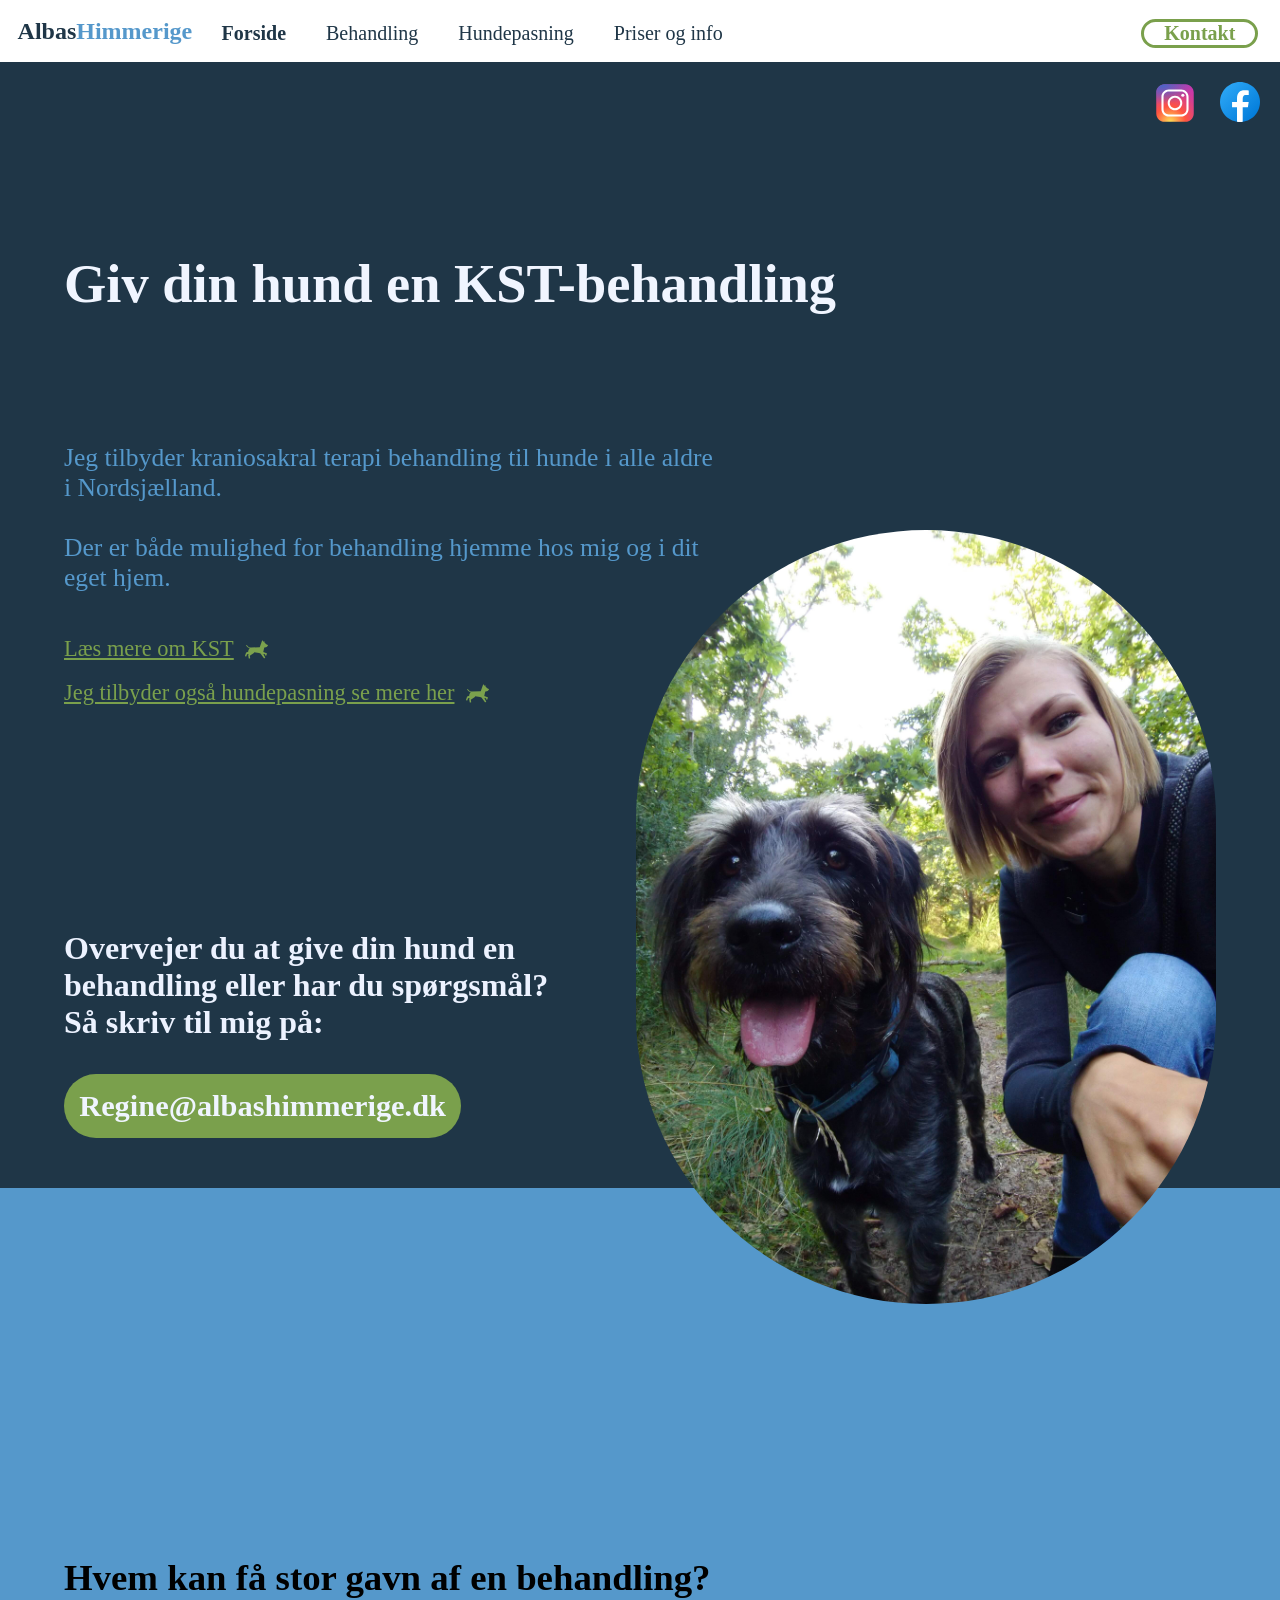
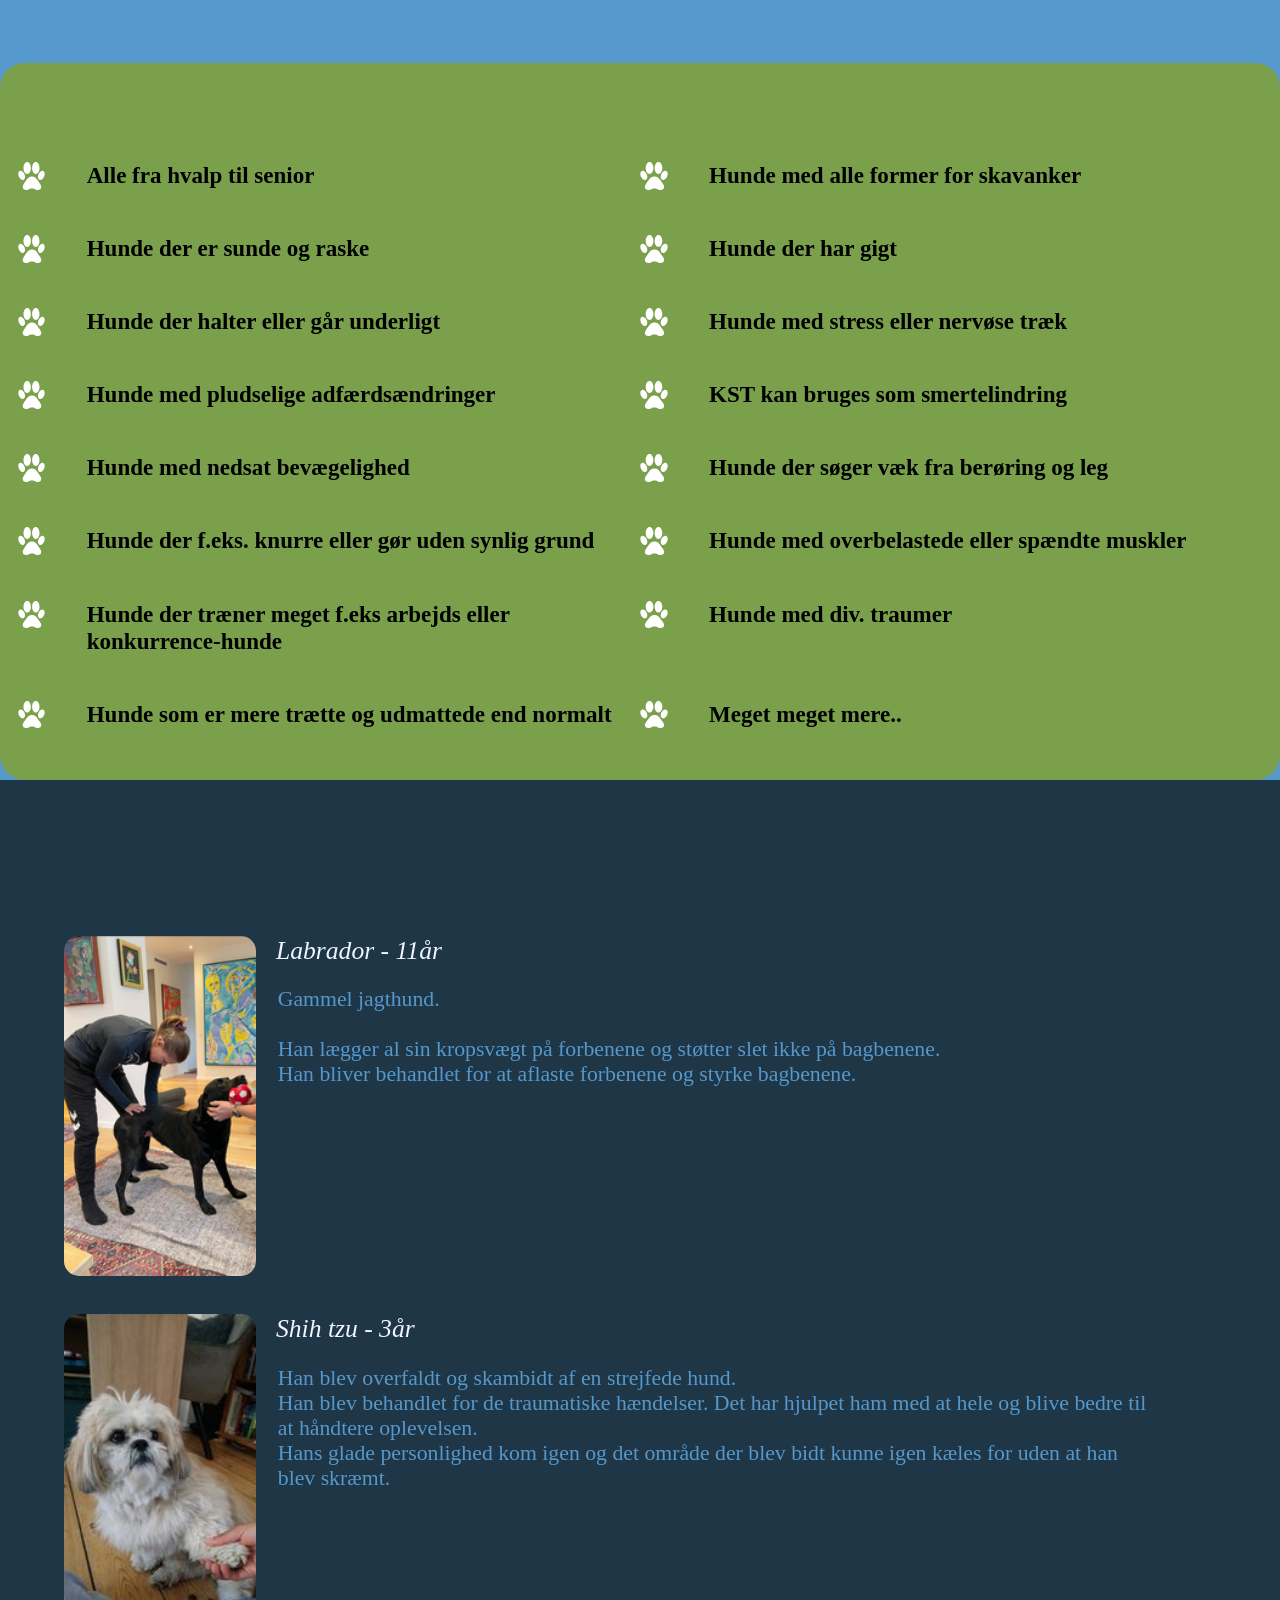
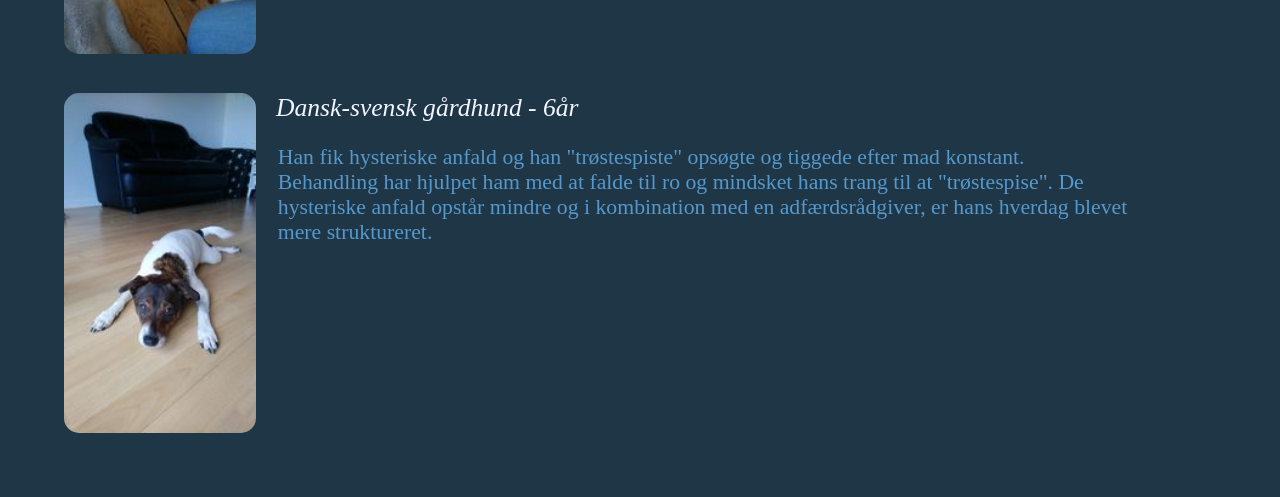
<file: index.html>
<!DOCTYPE html>
<!--extentions used Live server, Live sass compiler og Prettier- code formatter-->
<html lang="dk">
  <head>
    <meta charset="UTF-8" />
    <meta http-equiv="X-UA-Compatible" content="IE=edge" />
    <meta name="viewport" content="width=device-width, initial-scale=1.0" />
    <title>AlbasHimmerige</title>
    <link rel="stylesheet" href="css/main.css" />
  </head>

  <!--Vi arbejder fra ventre mod højre og fra top til bund-->
  <body>
    <!--Navigationsfelt-->
    <!--div=element-name : class=Attribute : Navbar=value-->

    <div class="navbar">
      <div class="container">
        <a class="logo" href="index.html">Albas<span>Himmerige</span></a>
        <!-- a er et link som gør AlbasHimmerige/logo til et link man kan klikke for at komme til forsiden
                Span gør det muligt at give det indrammede ord en anden farve f.eks-->

        <!--Hamburger-menu og exit, er typisk brugt til navigations feltet på smartphones
        de er sat ind som svg filer(scalable vector graphics) hvilket er en form for billed-code som gør det 
        muligt at at scalere op og ned uden at miste kvaliteten på billedet-->
        <img
          id="mobile-cta"
          class="mobile-menu"
          src="images/menu.svg"
          alt="Åben navigaton"
        />
        <nav>
          <img
            id="mobile-exit"
            class="mobile-menu-exit"
            src="images/exit.svg"
            alt="Luk navigation"
          />
          <!--primær navigation er navigationen til de andre sider (knapperne i toppen af hjemmesiden)-->
          <ul class="primær-nav">
            <li class="current"><a href="index.html">Forside</a></li>
            <li><a href="behandling.html">Behandling</a></li>
            <li><a href="hundepasning.html">Hundepasning</a></li>
            <li><a href="priser-regler.html">Priser og info</a></li>
          </ul>
          <!--sec-nav er den anden halvdel af knapperne i toppen, indeholder ofte en form for cta(call to action) knap i dette tilfælde "Kontakt"
        som vil gøres mere fremtrædene i css-->
          <ul class="sec-nav">
            <li class="kontakt-btn">
              <a href="Mailto:Regine@albashimmerige.dk">Kontakt</a>
            </li>
          </ul>
        </nav>
      </div>
    </div>
    <!--links til de sociale medier-->
    <div class="img-social">
      <ul class="social-nav">
        <li>
          <a href="https://www.facebook.com/Albashimmerige"
            ><img class="face" src="images/icons8-facebook.svg" alt=""
          /></a>
        </li>

        <li>
          <a href="https://www.instagram.com/albashimmerige/"
            ><img class="insta" src="images/icons8-instagram.svg" alt=""
          /></a>
        </li>
      </ul>
    </div>
    <!--Hero sectionen er ofte navnet på den første del af forsiden, den indeholder typisk en fængende overskrift, en kort beskrivelse af hvad 
produkter eller services der tilbydes og en form for call to action som f.eks (Try now, See more, Download her osv.)-->
    <section class="hero">
      <div class="container">
        <div class="center-col">
          <!--overskrift-->
          <h1>Giv din hund en KST-behandling</h1>
          <!-- h1 er en headline(overskrift type) men laver typisk aldrig mere en 1 h1-->

          <p class="beskrivelse">
            Jeg tilbyder kraniosakral terapi behandling til hunde i alle aldre
            i Nordsjælland. <br />
            <br />
            Der er både mulighed for behandling hjemme hos mig og i dit eget
            hjem.
          </p>
          <!--p er en paragraf et stykke tekt-->
          <a class="info-kst" href="behandling.html"
            >Læs mere om KST<img
              src="images/dog-running-svgrepo-com.svg"
              width="23px"
              height="23px"
              alt=""
          /></a>
          <br />
          <!--link til sekundær service-->
          <a class="info-hp" href="hundepasning.html"
            >Jeg tilbyder også hundepasning se mere her<img
              src="images/dog-running-svgrepo-com.svg"
              width="23px"
              height="23px"
              alt=""
          /></a>

          <div class="container">
            <div class="hero-cta">
              <img src="images/AlbaREgine.jpg" class="hero-img" alt="Billede" />
              <h2 class="cta-tekst">
                Overvejer du at give din hund en behandling eller har du
                spørgsmål? <br />
                Så skriv til mig på:
              </h2>
              <!--link der åbner den primær email-application på den enhed der klikker på linket (Tjek senere, virker muligvis ikke på pc'er udelukkende med gmail)-->
              <a class="maila" href="Mailto:Regine@albashimmerige.dk"
                >Regine@albashimmerige.dk</a
              >
            </div>
          </div>
        </div>
      </div>
    </section>
    <!--ekstra info om kst behandling-->
    <section class="behandling-info">
      <div class="container">
        <h2 class="behandling-head">Hvem kan få stor gavn af en behandling?</h2>
        <!--ul liste hvor rækkefølgen af indholdet ikke betyder noget-->
        <ul class="behandlings-liste">
          <li>Alle fra hvalp til senior</li>
          <li>Hunde med alle former for skavanker</li>
          <li>Hunde der er sunde og raske</li>
          <li>Hunde der har gigt</li>
          <li>Hunde der halter eller går underligt</li>
          <li>Hunde med stress eller nervøse træk</li>
          <li>Hunde med pludselige adfærdsændringer</li>
          <li>KST kan bruges som smertelindring</li>
          <li>Hunde med nedsat bevægelighed</li>
          <li>Hunde der søger væk fra berøring og leg</li>
          <li>Hunde der f.eks. knurre eller gør uden synlig grund</li>
          <li>Hunde med overbelastede eller spændte muskler</li>
          <li>Hunde der træner meget f.eks arbejds eller konkurrence-hunde</li>
          <li>Hunde med div. traumer</li>
          <li>Hunde som er mere trætte og udmattede end normalt</li>
          <li>Meget meget mere..</li>
        </ul>
      </div>
    </section>
    <!--cases lavet nogenlunde som kort (når der kan tilføjes flere, overvej at lave en form for scrolling cards så siden ikke bliver for lang)-->
    <section class="cases-section">
      <div class="container">
        <ul>
          <li>
            <cite>Labrador - 11år</cite>
            <img src="images/labradorhan2.png" alt="Billede af labrador" />
            <blockquote>
              Gammel jagthund. <br />
              <br />
              Han lægger al sin kropsvægt på forbenene og støtter slet ikke på
              bagbenene. <br />
              Han bliver behandlet for at aflaste forbenene og styrke bagbenene.
            </blockquote>
          </li>
          <li>
            <cite>Shih tzu - 3år</cite>
            <img src="images/shih-tzu.jpg" alt="Billede af shih tzu" />
            <blockquote>
              Han blev overfaldt og skambidt af en strejfede hund. <br />
              Han blev behandlet for de traumatiske hændelser. Det har hjulpet
              ham med at hele og blive bedre til at håndtere oplevelsen. <br />
              Hans glade personlighed kom igen og det område der blev bidt kunne
              igen kæles for uden at han blev skræmt.
            </blockquote>
          </li>
          <li>
            <cite>Dansk-svensk gårdhund - 6år</cite>
            <img
              src="images/dansk-svensk.jpg"
              alt="Billede af dansk-svensk gårdhund"
            />
            <blockquote>
              Han fik hysteriske anfald og han "trøstespiste" opsøgte og tiggede
              efter mad konstant. <br />
              Behandling har hjulpet ham med at falde til ro og mindsket hans
              trang til at "trøstespise". De hysteriske anfald opstår mindre og
              i kombination med en adfærdsrådgiver, er hans hverdag blevet mere
              struktureret.
            </blockquote>
          </li>
        </ul>
      </div>
    </section>
    <!--Script er javascript som gør det muligt at åbne og lukke mobil menuen, 
      javascript fungerer bedst med id attributen i stedet for class som ofte er brugt til css  -->
    <script>
      const mobileBtn = document.getElementById("mobile-cta");
      nav = document.querySelector("nav");
      mobileBtnExit = document.getElementById("mobile-exit");
      mobileBtn.addEventListener("click", () => {
        nav.classList.add("menu-btn");
      });
      mobileBtnExit.addEventListener("click", () => {
        nav.classList.remove("menu-btn");
      });
    </script>
  </body>
</html>
</file>
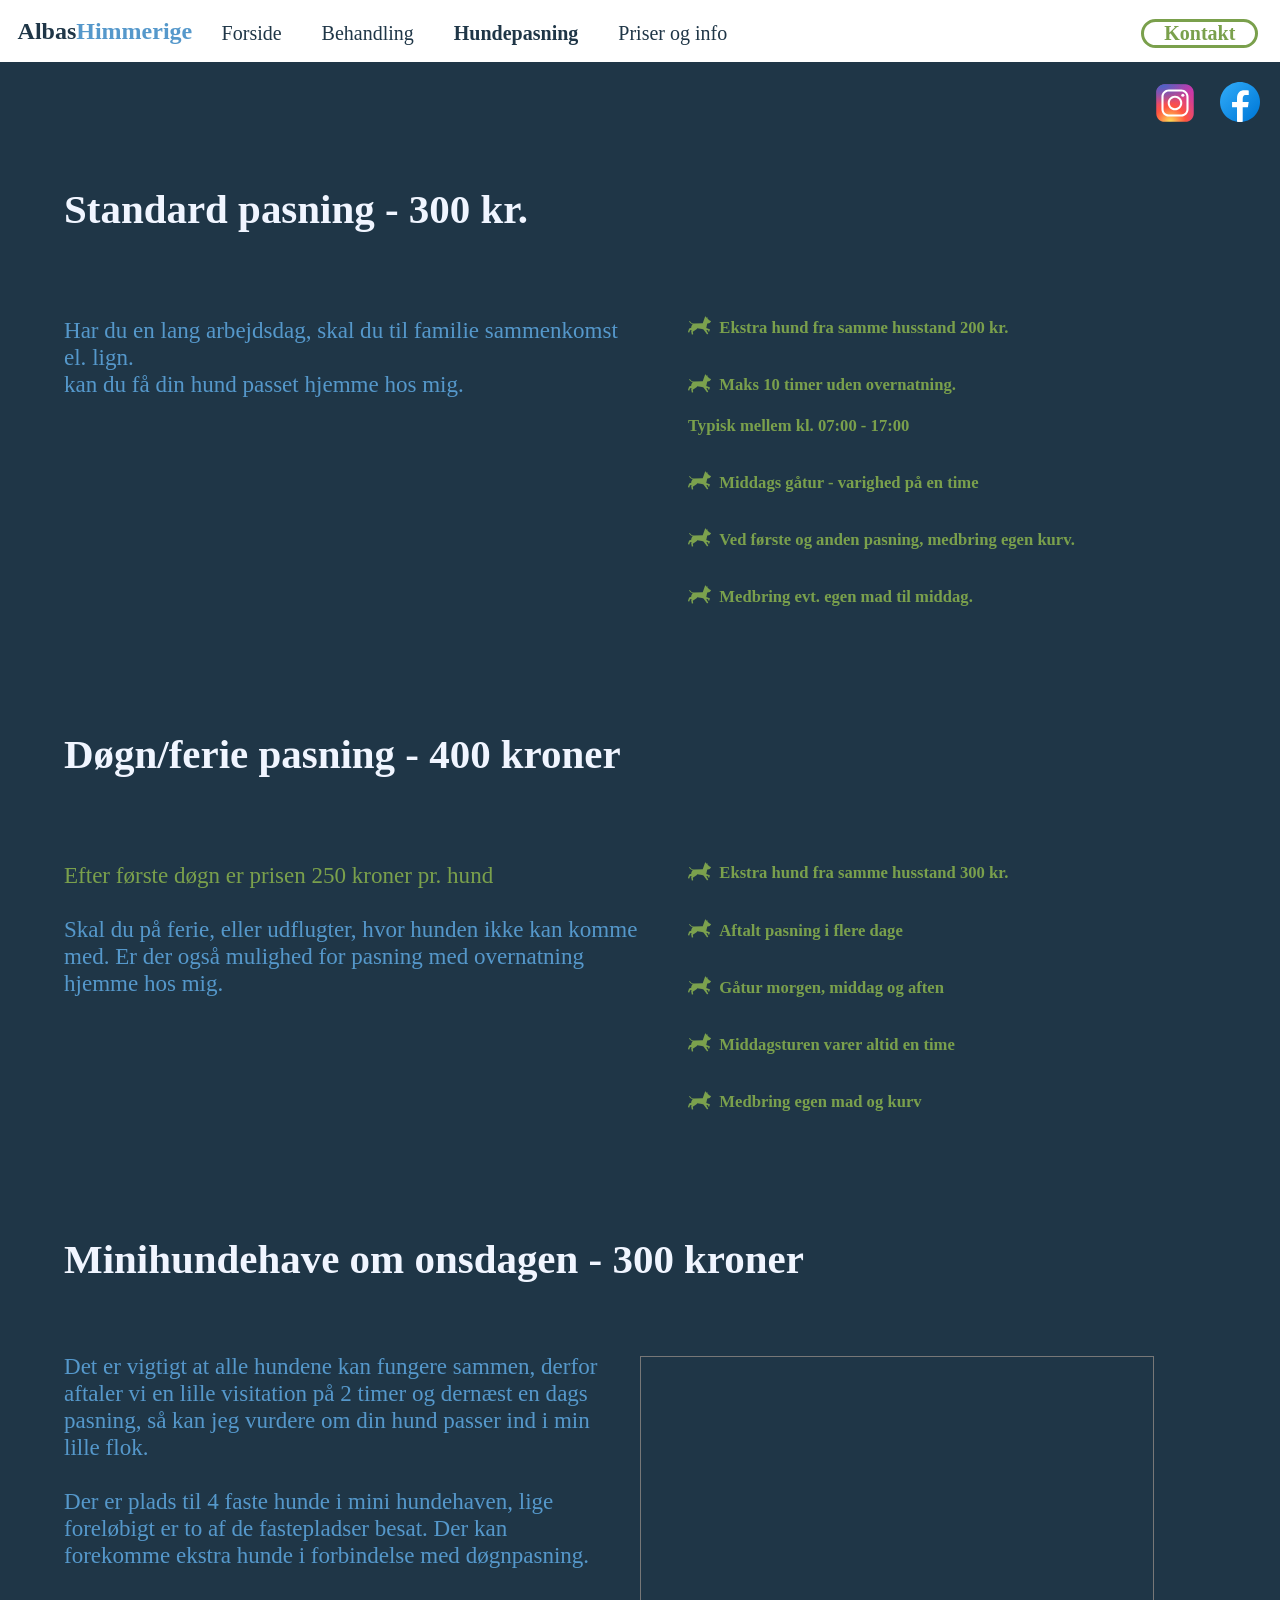
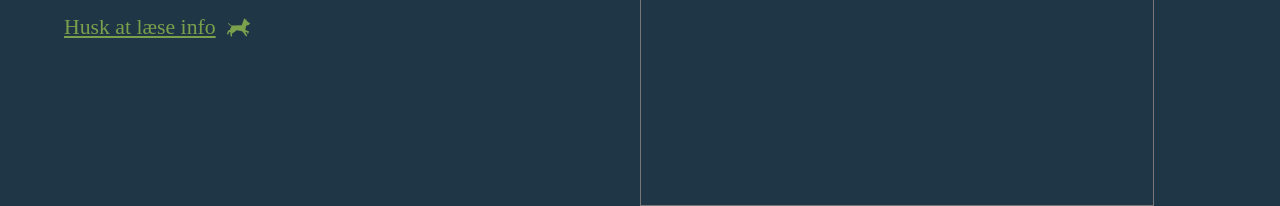
<file: hundepasning.html>
<!DOCTYPE html>
<html lang="dk">
  <head>
    <meta charset="UTF-8" />
    <meta http-equiv="X-UA-Compatible" content="IE=edge" />
    <meta name="viewport" content="width=device-width, initial-scale=1.0" />
    <title>AlbasHimmerige</title>
    <link rel="stylesheet" href="css/main.css" />
  </head>

  <!--Vi arbejder fra ventre mod højre og fra top til bund-->
  <body>
    <!--Navigationsfelt-->
    <!--div=element-name : class=Attribute : Navbar=value-->

    <div class="navbar">
      <div class="container">
        <a class="logo" href="index.html">Albas<span>Himmerige</span></a>
        <!-- a er et link som gør AlbasHimmerige/logo til et link man kan klikke for at komme til forsiden
                Span gør det mulig at give det indrammede ord en anden farve f.eks-->
        <img
          id="mobile-cta"
          class="mobile-menu"
          src="images/menu.svg"
          alt="Åben navigaton"
        />
        <nav>
          <img
            id="mobile-exit"
            class="mobile-menu-exit"
            src="images/exit.svg"
            alt="Luk navigation"
          />
          <!--primær navigation er navigationen til de andre sider (knapperne i toppen af hjemmesiden)-->
          <ul class="primær-nav">
            <li ><a href="index.html">Forside</a></li>
            <li><a href="behandling.html">Behandling</a></li>
            <li class="current"><a href="hundepasning.html">Hundepasning</a></li>
            <li><a href="priser-regler.html">Priser og info</a></li>
            
          </ul>
          
         <ul class="sec-nav">
          
          <li class="kontakt-btn"><a href="Mailto:Regine@albashimmerige.dk">Kontakt</a></li>
         </ul>
        </nav>
      </div>
    </div>
<div class="img-social"> 
  <ul class="social-nav">
            
    <li>
      <a href="https://www.facebook.com/Albashimmerige"
        ><img class="face" src="images/icons8-facebook.svg" alt=""
      /></a>
    </li>
  
    <li>
      <a href="https://www.instagram.com/albashimmerige/"
        ><img class="insta" src="images/icons8-instagram.svg" alt=""
      /></a>
    </li>
</ul>
</div>
    <section class="hundepasning-main">
      <div class="container">
       
        <div class="center-col">
          
          <!--overskrift-->
          <h1>Standard pasning - 300 kr.</h1>
          
          <div class="standard-pl">
            <p class="hundepasning-beskrivelse">
              Har du en lang arbejdsdag, skal du til familie sammenkomst el. lign. <br>
              kan du få din hund passet hjemme hos mig. <br> <br>
              
              
            </p>
            
            <ul class="standard-p-liste">
              <li><img
                src="images/dog-running-svgrepo-com.svg"
                width="23px"
                height="23px"
                alt=""
            />Ekstra hund fra samme husstand 200 kr.
                </li>
              <li><img
                src="images/dog-running-svgrepo-com.svg"
                width="23px"
                height="23px"
                alt=""
            />Maks 10 timer uden overnatning. <br><br>
                Typisk mellem kl. 07:00 - 17:00
                </li>
                <li><img
                  src="images/dog-running-svgrepo-com.svg"
                  width="23px"
                  height="23px"
                  alt=""
              />Middags gåtur - varighed på en time</li>
                <li><img
                  src="images/dog-running-svgrepo-com.svg"
                  width="23px"
                  height="23px"
                  alt=""
              />Ved første og anden pasning, medbring egen kurv.</li>
                <li><img
                  src="images/dog-running-svgrepo-com.svg"
                  width="23px"
                  height="23px"
                  alt=""
              />Medbring evt. egen mad til middag.</li>
            </ul>
           
          </div>
          <h2>Døgn/ferie pasning - 400 kroner</h2>
          <div class="døgn-pl">
            <p class="døgn-beskrivelse"> <span>Efter første døgn er prisen 250 kroner pr. hund</span> <br> <br> Skal du på ferie, eller udflugter, hvor hunden ikke kan komme med. 
              Er der også mulighed for pasning med overnatning hjemme hos mig.</p>
            
            <ul class="døgn-p-liste">
              <li><img
                src="images/dog-running-svgrepo-com.svg"
                width="23px"
                height="23px"
                alt=""
            />Ekstra hund fra samme husstand 300 kr.</li>
              
              <li><img
                src="images/dog-running-svgrepo-com.svg"
                width="23px"
                height="23px"
                alt=""
            />Aftalt pasning i flere dage</li>
              <li><img
                src="images/dog-running-svgrepo-com.svg"
                width="23px"
                height="23px"
                alt=""
            />Gåtur morgen, middag og aften
                </li>
                <li><img
                  src="images/dog-running-svgrepo-com.svg"
                  width="23px"
                  height="23px"
                  alt=""
              />Middagsturen varer altid en time</li>
                <li><img
                  src="images/dog-running-svgrepo-com.svg"
                  width="23px"
                  height="23px"
                  alt=""
              />Medbring egen mad og kurv</li>
                
            </ul>
           
          </div>
         
          

          
      
<div class="onsdage-main"> 
   <h2 class="onsdage">Minihundehave om onsdagen - 300 kroner</h2>
 
  <div class="kalender-main">
    <p class="onsdag-beskrivelse">
    Det er vigtigt at alle hundene kan fungere sammen, derfor aftaler vi en lille visitation på 2 timer og dernæst en dags pasning, 
    så kan jeg vurdere om din hund passer ind i min lille flok. <br> <br>
    
    Der er plads til 4 faste hunde i mini hundehaven, lige foreløbigt er to af de fastepladser besat.
    
    Der kan forekomme ekstra hunde i forbindelse med døgnpasning. <br> <br>
     <a class="priser-hpl" href="priser-regler.html#hpinfo"
    >Husk at læse info<img
      src="images/dog-running-svgrepo-com.svg"
      width="23px"
      height="23px"
      alt=""
  /></a></p>
    <iframe
    class="kalender"
    src="https://calendar.google.com/calendar/embed?height=600&wkst=2&bgcolor=%23ffffff&ctz=Europe%2FCopenhagen&hl=da&src=cW90MTRwdXVnaDZ1ZzFraTQ3Y2dnMHBodmNAZ3JvdXAuY2FsZW5kYXIuZ29vZ2xlLmNvbQ&src=ZW4tZ2IuZGFuaXNoI2hvbGlkYXlAZ3JvdXAudi5jYWxlbmRhci5nb29nbGUuY29t&color=%23D50000&color=%230B8043"
    style="border: solid 1px #777"
    width="800"
    height="600"
    frameborder="0"
    scrolling="no"
  ></iframe>
    
    
   
    <div class="iframe-kalender"></div>
   
</div>
  
</div>
           

          

            
          
    <script>
      const mobileBtn = document.getElementById("mobile-cta");
      nav = document.querySelector("nav");
      mobileBtnExit = document.getElementById("mobile-exit");
      mobileBtn.addEventListener("click", () => {
        nav.classList.add("menu-btn");
      });
      mobileBtnExit.addEventListener("click", () => {
        nav.classList.remove("menu-btn");
      });
    </script>
  </body>
</html>
</file>
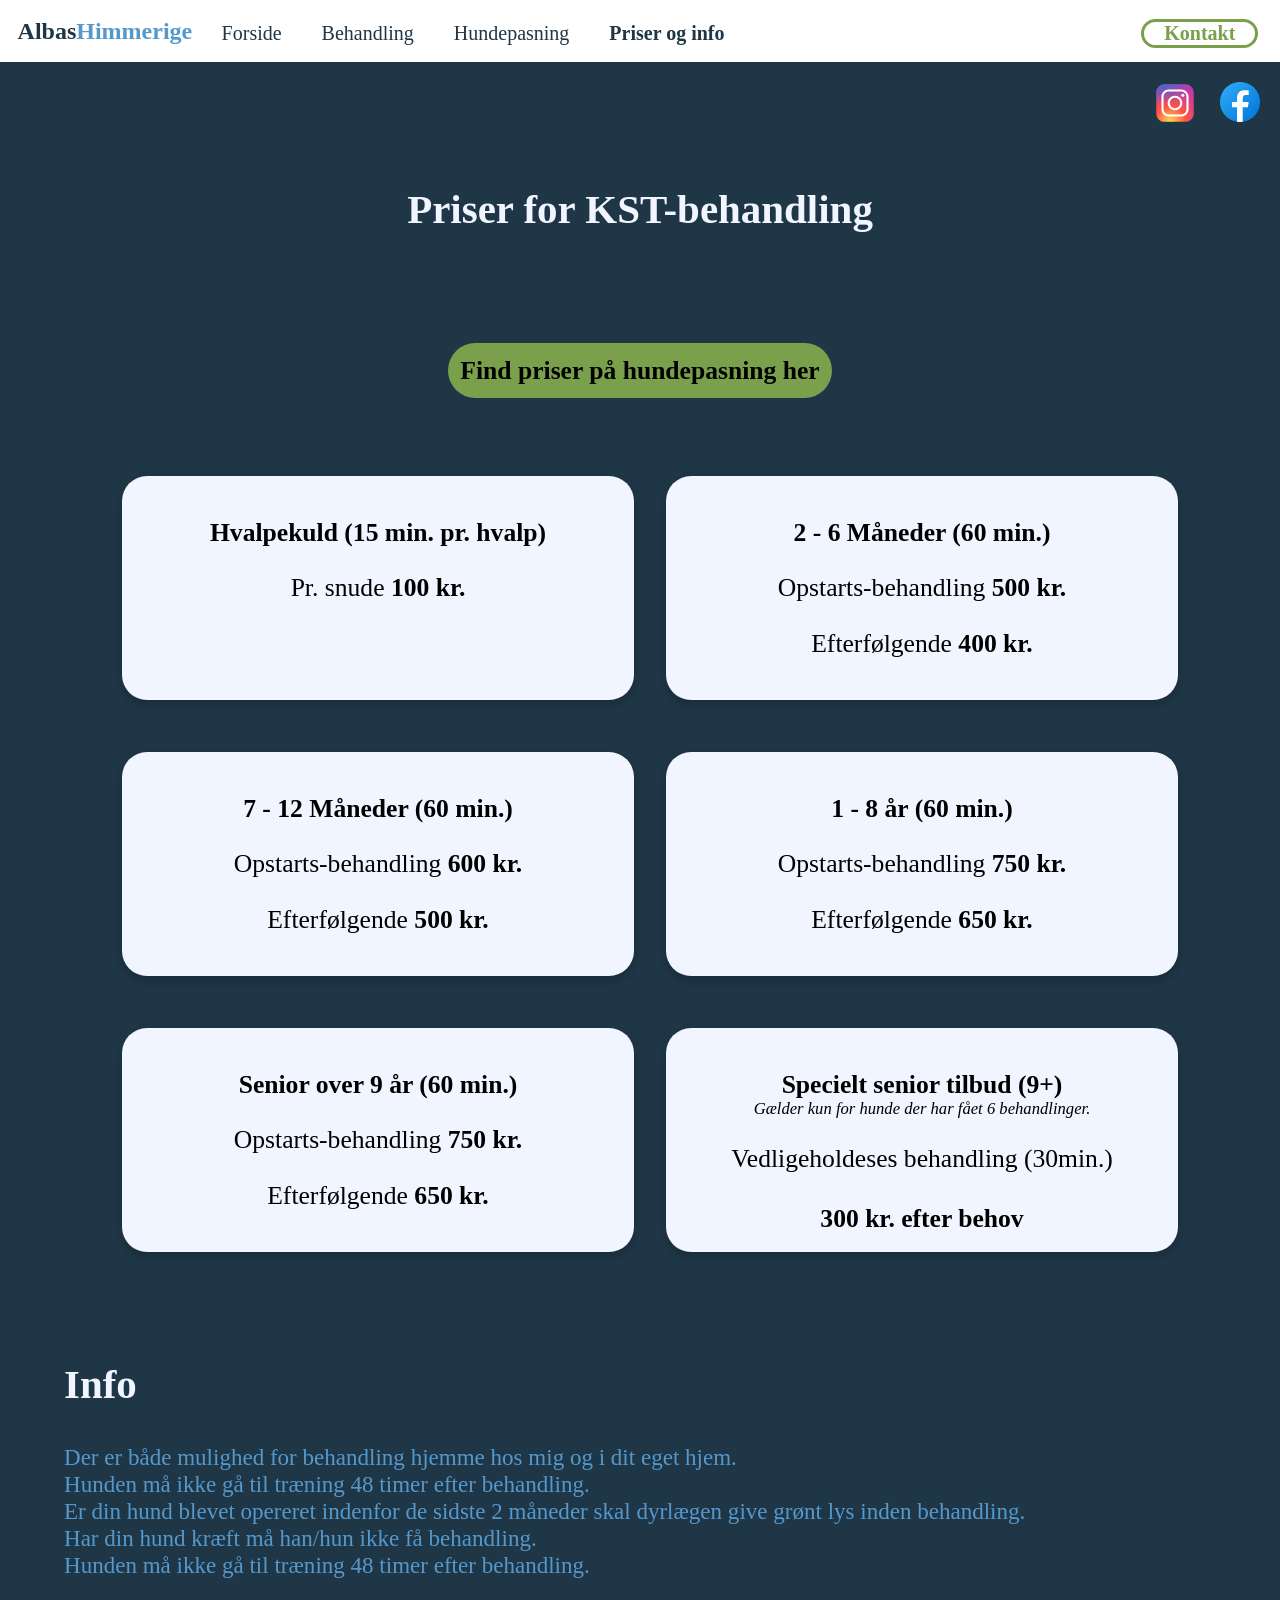
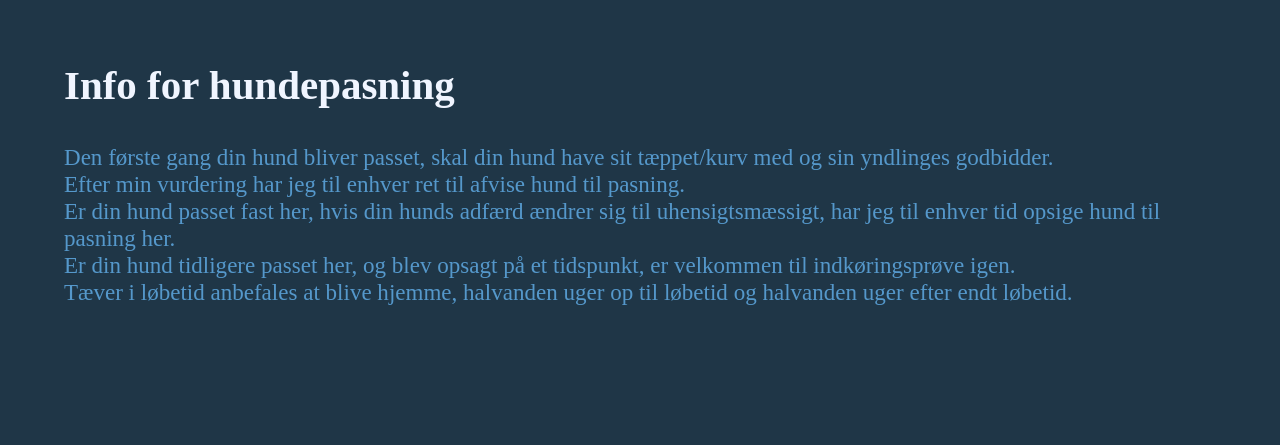
<file: priser-regler.html>
<!DOCTYPE html>
<!--extentions used Live server, Live sass compiler og Prettier- code formatter-->
<html lang="dk">
  <head>
    <meta charset="UTF-8" />
    <meta http-equiv="X-UA-Compatible" content="IE=edge" />
    <meta name="viewport" content="width=device-width, initial-scale=1.0" />
    <title>AlbasHimmerige</title>
    <link rel="stylesheet" href="css/main.css" />
  </head>

  <!--Vi arbejder fra ventre mod højre og fra top til bund-->
  <body>
    <!--Navigationsfelt-->
    <!--div=element-name : class=Attribute : Navbar=value-->

    <div class="navbar">
      <div class="container">
        <a class="logo" href="index.html">Albas<span>Himmerige</span></a>
        <!-- a er et link som gør AlbasHimmerige/logo til et link man kan klikke for at komme til forsiden
                Span gør det muligt at give det indrammede ord en anden farve f.eks-->

        <!--Hamburger-menu og exit, er typisk brugt til navigations feltet på smartphones
        de er sat ind som svg filer(scalable vector graphics) hvilket er en form for billed-code som gør det 
        muligt at at scalere op og ned uden at miste kvaliteten på billedet-->
        <img
          id="mobile-cta"
          class="mobile-menu"
          src="images/menu.svg"
          alt="Åben navigaton"
        />
        <nav>
          <img
            id="mobile-exit"
            class="mobile-menu-exit"
            src="images/exit.svg"
            alt="Luk navigation"
          />
          <!--primær navigation er navigationen til de andre sider (knapperne i toppen af hjemmesiden)-->
          <ul class="primær-nav">
            <li ><a href="index.html">Forside</a></li>
            <li><a href="behandling.html">Behandling</a></li>
            <li><a href="hundepasning.html">Hundepasning</a></li>
            <li class="current"><a href="priser-regler.html">Priser og info</a></li>
          </ul>
          <!--sec-nav er den anden halvdel af knapperne i toppen, indeholder ofte en form for cta(call to action) knap i dette tilfælde "Kontakt"
        som vil gøres mere fremtrædene i css-->
          <ul class="sec-nav">
            <li class="kontakt-btn">
              <a href="Mailto:Regine@albashimmerige.dk">Kontakt</a>
            </li>
          </ul>
        </nav>
      </div>
    </div>
    <!--links til de sociale medier-->
    <div class="img-social">
      <ul class="social-nav">
        <li>
          <a href="https://www.facebook.com/Albashimmerige"
            ><img class="face" src="images/icons8-facebook.svg" alt=""
          /></a>
        </li>

        <li>
          <a href="https://www.instagram.com/albashimmerige/"
            ><img class="insta" src="images/icons8-instagram.svg" alt=""
          /></a>
        </li>
      </ul>
    </div>
  
    <section class="priser-main">
      <div class="container">
        <div class="col">
         
          <h1>Priser for KST-behandling</h1>

          <a class="priserher" href="hundepasning.html"
          >Find priser på hundepasning her</a>


            <!--meget tekst og <br> får "cardsne" til at hoppe rundt pga størrelses forskel-->
         <div class="prisliste">
          <div class="row">
            <div class="column">
              <div class="card"><h3>Hvalpekuld (15 min. pr. hvalp) </h3> <p> Pr. snude <span>100 kr. </span> </p></div>
             </div>
            <div class="column">
              <div class="card"><h3>2 - 6 Måneder (60 min.)</h3><p>Opstarts-behandling <span> 500 kr.</span></p> <p>Efterfølgende <span> 400 kr.</span> </p></div>
            </div>
            <div class="column">
              <div class="card"><h3>7 - 12 Måneder (60 min.)</h3><p>Opstarts-behandling <span> 600 kr.</span></p> <p>Efterfølgende  <span>500 kr.</span> </p></div>
            </div>
            <div class="column">
              <div class="card"><h3> 1 - 8 år (60 min.)</h3><p> Opstarts-behandling<span> 750 kr.</span></p> <p>Efterfølgende <span> 650 kr.</span> </p></div>
            </div>
            <div class="column">
              <div class="card"><h3> Senior over 9 år (60 min.)</h3><p> Opstarts-behandling<span> 750 kr.</span></p> <p>Efterfølgende <span> 650 kr.</span> </p></div>
            </div>
            <div class="column">
              <div class="card1"><h3> Specielt senior tilbud (9+) </h3> <p class="p2">Gælder kun for hunde der har fået 6 behandlinger.</p><p> Vedligeholdeses behandling (30min.)<span> <br> <br> 300 kr. efter behov</span></p> </div>
            </div>

            </div>
          </div>
        </div>
      </div>
    </section>
   
    <section class="info-behandling">
      <div class="container">
        <h2 class="infoheader">Info</h2>
        
        <ul class="info-beskrivelse1">
          
          <li> Der er både mulighed for behandling hjemme hos mig og i dit eget
            hjem.</li>
            <li>Hunden må ikke gå til træning 48 timer efter behandling. </li>
            <li>Er din hund blevet opereret indenfor de sidste 2 måneder skal dyrlægen give grønt lys inden behandling. </li>
            <li>Har din hund kræft må han/hun ikke få behandling. </li>
            <li>Hunden må ikke gå til træning 48 timer efter behandling. </li>
        </ul>
      <h2 id="hpinfo" class="hp-info">Info for hundepasning</h2>
      <ul class="info-beskrivelse2">
        <li> Den første gang din hund bliver passet, skal din hund have sit tæppet/kurv med og sin yndlinges godbidder.</li>
          <li>Efter min vurdering har jeg til enhver ret til afvise hund til pasning.</li>
          <li>Er din hund passet fast her, hvis din hunds adfærd ændrer sig til uhensigtsmæssigt, har jeg til enhver tid opsige hund til pasning her. </li>
          <li>Er din hund tidligere passet her, og blev opsagt på et tidspunkt, er velkommen til indkøringsprøve igen. </li>
          <li>Tæver i løbetid anbefales at blive hjemme, halvanden uger op til løbetid og halvanden uger efter endt løbetid. </li>
      </ul>

      </div>
    </section>
   
    
    
    <script>
      const mobileBtn = document.getElementById("mobile-cta");
      nav = document.querySelector("nav");
      mobileBtnExit = document.getElementById("mobile-exit");
      mobileBtn.addEventListener("click", () => {
        nav.classList.add("menu-btn");
      });
      mobileBtnExit.addEventListener("click", () => {
        nav.classList.remove("menu-btn");
      });
    </script>
  </body>
</html>
</file>
<file: css/main.css>
@charset "UTF-8";
/*Mest brugte tags
–font-size og font-weight - Skriftstørrelse og “vægt” (fed skrift)
–Margin afstand udenfor et element, brugt til at skabe afstand mellem alle elementer
–padding afstand indeni et element f.eks brugt til navigations-baren for at skuffe “knapperne ind på midten af baren
–color farven på tekst eller bagrund eller lignende 
–Border-radius laver bløde kanter f.eks. på billeder og knapper
– float brugt til at få elementer til at placere sig ved siden af hinanden
–display brugt til at lave grids, skjule eller vise elementer, eller placere ting med flex f.eks. navigations-baren */
/*root gør det nemt at skifte farven på alt der er grønt på en gang*/
:root {
  --primary-color: #7aa04c;
  --secondary-color: #1f3647;
  --White-color: rgb(240, 245, 255);
}

/*body er generel hjemmeside udseene som baggrund og font type*/
body {
  background: var(--secondary-color);
  margin: 0;
  font-family: "Poppins";
}

.navbar {
  background: white;
  padding: 1.1em;
}

.navbar .logo {
  text-decoration: none;
  font-weight: bold;
  font-size: 1.3em;
  color: var(--secondary-color);
}

.navbar .logo span {
  color: #5598cb;
}

.navbar nav {
  display: none;
}

.navbar .container {
  display: -webkit-box;
  display: -ms-flexbox;
  display: flex;
  place-content: space-between;
}

.navbar .mobile-menu {
  cursor: pointer;
  height: 14px;
  padding-top: 4px;
}

ul {
  list-style-type: none;
  margin: 0;
  padding: 0;
}

.img-social .insta,
.img-social .face {
  max-width: 50px;
  max-height: 50px;
  margin-right: 1em;
  padding-top: 1em;
  float: right;
}

.hero {
  text-align: center;
  margin: auto;
  width: 90%;
}

.hero h1 {
  color: var(--White-color);
  font-size: 2em;
  margin-top: 3.5em;
}

.hero .beskrivelse {
  font-size: 1.1em;
  text-align: center;
  margin-top: 5em;
  color: #5598cb;
}

.info-kst,
.info-hp {
  font-size: 3vmin;
  margin-right: 1em;
  color: var(--primary-color);
}

.info-kst img,
.info-hp img {
  vertical-align: text-bottom;
  margin-left: 0.5em;
  margin-top: 20px;
  -webkit-filter: invert(59%) sepia(15%) saturate(1151%) hue-rotate(45deg) brightness(95%) contrast(96%);
          filter: invert(59%) sepia(15%) saturate(1151%) hue-rotate(45deg) brightness(95%) contrast(96%);
}

.hero-cta {
  text-align: left;
}

.hero-cta .hero-img {
  width: 200px;
  height: auto;
  float: right;
  border-radius: 20em;
  margin-top: -5em;
}

.hero-cta .cta-tekst {
  font-size: 1.3em;
  margin-top: 7em;
  font-weight: bold;
  margin-bottom: 1.5em;
  margin-right: 40vw;
  color: #ecf2ff;
}

.hero-cta .maila {
  font-size: 1em;
  text-decoration: none;
  text-transform: none;
  color: var(--White-color);
  font-weight: bold;
  background: var(--primary-color);
  padding: 0.5em;
  border-radius: 50px;
}

.behandling-info .container {
  text-align: center;
  margin-top: 4em;
  width: 100%;
  background-color: #5598cb;
}

.behandling-info .container .behandling-head {
  margin: 5%;
  padding-top: 10em;
  text-align: left;
  font-weight: bold;
  font-size: 1.8em;
}

.behandling-info .container ul {
  display: -webkit-box;
  display: -ms-flexbox;
  display: flex;
  -ms-flex-wrap: wrap;
      flex-wrap: wrap;
  margin-top: 3em;
  margin-bottom: 3em;
  text-align: left;
  padding: 3em 1em;
  background-color: var(--primary-color);
  border-radius: 25px;
}

@media only screen and (min-width: 700px) {
  .behandling-info .container ul {
    display: -ms-grid;
    display: grid;
    -ms-grid-columns: 50% 50%;
        grid-template-columns: 50% 50%;
  }
}

.behandling-info .container ul li {
  margin-top: 2em;
  margin-left: 3em;
  margin-right: 20px;
  position: relative;
  font-size: 1.8vmax;
  font-weight: bold;
}

.behandling-info .container ul li:before {
  content: "";
  left: -6em;
  position: absolute;
  width: 1.2em;
  height: 1.2em;
  background-image: url("../images/dog-paw-svgrepo-com.svg");
  margin-left: 3em;
  -webkit-filter: invert(100%) sepia(0%) saturate(0%) hue-rotate(82deg) brightness(105%) contrast(105%);
          filter: invert(100%) sepia(0%) saturate(0%) hue-rotate(82deg) brightness(105%) contrast(105%);
}

.cases-section {
  margin: auto;
  width: 90%;
  padding: 4em 0;
}

.cases-section li {
  overflow: hidden;
  margin-top: 3vmax;
}

.cases-section li cite {
  color: var(--White-color);
  -webkit-margin-start: 20px;
          margin-inline-start: 20px;
  font-size: 2vmax;
}

.cases-section li img {
  float: left;
  border-radius: 15px;
  height: auto;
  width: 15vmax;
}

.cases-section li blockquote {
  color: #5598cb;
  font-size: 1.7vmax;
  padding-left: 1em;
  display: -webkit-box;
  display: -ms-flexbox;
  display: flex;
  margin-right: 3em;
}

nav.menu.btn {
  display: block;
}

nav {
  position: fixed;
  z-index: 999;
  width: 66%;
  right: 0;
  top: 0;
  background-color: var(--primary-color);
  height: 100vh;
  padding: 1em;
  -ms-flex-pack: distribute;
      justify-content: space-around;
  display: -webkit-box;
  display: -ms-flexbox;
  display: flex;
}

nav .primær-nav {
  margin-top: 3em;
}

nav a {
  color: #f0f5ff;
  font-size: 17px;
  text-decoration: none;
  display: block;
  padding: 0.5em;
  text-align: right;
}

nav a:hover {
  font-weight: bold;
}

nav.menu-btn {
  display: block;
}

.mobile-menu-exit {
  float: right;
  margin: 0.5em;
  cursor: pointer;
}

@media only screen and (min-width: 700px) {
  .hero {
    text-align: left;
  }
  .hero h1 {
    text-align: center;
    font-size: 2.5em;
  }
  .hero .beskrivelse {
    font-size: 1.3em;
    text-align: left;
  }
  .hero .info-kst,
  .hero .info-hp {
    font-size: 1.1em;
  }
  .hero-cta .cta-tekst {
    font-size: 1.6em;
  }
  .hero-cta .maila {
    font-size: 1.5em;
  }
  .hero-cta .hero-img {
    height: auto;
    width: 330px;
    margin-top: -9em;
  }
  .behandling-info .container {
    text-align: left;
  }
  .behandling-info .container .behandling-head {
    font-size: 2em;
  }
  .behandling-info .container .behandlings-liste {
    font-size: 1.1em;
  }
}

@media only screen and (min-width: 900px) {
  .mobile-menu,
  .mobile-menu-exit {
    display: none;
  }
  .navbar .container {
    display: -ms-grid;
    display: grid;
    -ms-grid-columns: 180px auto;
        grid-template-columns: 180px auto;
    -webkit-box-pack: unset;
        -ms-flex-pack: unset;
            justify-content: unset;
  }
  .navbar nav {
    display: -webkit-box;
    display: -ms-flexbox;
    display: flex;
    -webkit-box-pack: justify;
        -ms-flex-pack: justify;
            justify-content: space-between;
    background: none;
    position: unset;
    height: 1em;
    width: 100%;
    padding: 0;
  }
  .navbar nav ul {
    display: -webkit-box;
    display: -ms-flexbox;
    display: flex;
  }
  .navbar nav ul li a {
    color: #1f3647;
    font-size: 17px;
    padding: 0px 1em;
  }
  .navbar nav ul.primær-nav,
  .navbar nav .sec-nav {
    margin: 4px;
  }
  .navbar nav li.current a {
    font-weight: bold;
  }
  .navbar nav li.kontakt-btn a {
    color: var(--primary-color);
    border: 3px solid var(--primary-color);
    font-weight: bold;
    border-radius: 5em;
    margin-top: -3px;
  }
  .navbar nav li.kontakt-btn a:hover {
    background-color: var(--primary-color);
    color: white;
  }
  .hero-cta .hero-img {
    height: auto;
    width: 380px;
    margin-top: -14em;
  }
}

@media only screen and (min-width: 1040px) {
  .navbar .logo {
    font-size: 24px;
  }
  .navbar nav ul {
    display: -webkit-box;
    display: -ms-flexbox;
    display: flex;
  }
  .navbar nav ul li a {
    color: #1f3647;
    font-size: 20px;
    padding: 0px 1em;
  }
  .navbar ul.primær-nav,
  .navbar .sec-nav {
    margin: 4px;
  }
  .navbar li.current a {
    font-weight: bold;
  }
  .navbar li.kontakt-btn a {
    color: var(--primary-color);
    border: 3px solid var(--primary-color);
    font-weight: bold;
    border-radius: 5em;
    margin-top: -3px;
  }
  .navbar li.kontakt-btn a:hover {
    background-color: var(--primary-color);
    color: white;
  }
  .hero {
    text-align: left;
  }
  .hero h1 {
    font-size: 3em;
  }
  .hero .beskrivelse {
    font-size: 1.4em;
    text-align: left;
  }
  .hero .info-kst,
  .hero .info-hp {
    font-size: 1.2em;
  }
  .hero-cta .cta-tekst {
    font-size: 1.8em;
  }
  .hero-cta .maila {
    font-size: 1.7em;
  }
  .hero-cta .hero-img {
    height: auto;
    width: 460px;
    margin-top: -15em;
  }
  .behandling-info .container {
    text-align: left;
  }
  .behandling-info .container .behandling-head {
    font-size: 2.2em;
  }
}

@media only screen and (min-width: 1200px) {
  .hero {
    text-align: left;
  }
  .hero h1 {
    font-size: 3.4em;
    text-align: left;
  }
  .hero .beskrivelse {
    font-size: 1.6em;
    text-align: left;
    margin-right: 39vmax;
  }
  .hero .info-kst,
  .hero .info-hp {
    font-size: 1.4em;
  }
  .hero-cta .cta-tekst {
    font-size: 2em;
  }
  .hero-cta .maila {
    font-size: 1.9em;
  }
  .hero-cta .hero-img {
    height: auto;
    float: right;
    width: 580px;
    margin-top: -25em;
  }
  .behandling-info .container {
    text-align: left;
  }
  .behandling-info .container .behandling-head {
    font-size: 2.3em;
  }
}

.behandling-main {
  text-align: left;
  margin: auto;
  width: 90%;
}

.behandling-main .center-main .subhead-kst {
  color: var(--primary-color);
  font-size: 1.2vmax;
  margin-top: 2.5vmax;
  margin-right: 52%;
}

.behandling-main .center-main h1 {
  margin-top: 3em;
  font-size: 3.2vmax;
  color: var(--White-color);
}

.behandling-main .center-main .KST-beskrivelse {
  color: #5598cb;
  font-size: 1.7vmax;
  margin-top: 2.7vmax;
}

.behandling-main .center-main .info-priser {
  padding-bottom: 3em;
  color: var(--primary-color);
  font-size: 1.7vmax;
}

.behandling-main .center-main .info-priser img {
  vertical-align: text-bottom;
  margin-right: 0.5em;
  margin-left: 0.5em;
  margin-top: 20px;
  -webkit-filter: invert(59%) sepia(15%) saturate(1151%) hue-rotate(45deg) brightness(95%) contrast(96%);
          filter: invert(59%) sepia(15%) saturate(1151%) hue-rotate(45deg) brightness(95%) contrast(96%);
}

.behandling-main .center-main h2 {
  margin-top: 3em;
  font-size: 2.8vmax;
  color: var(--White-color);
}

.behandling-main .center-main .behandlings-gang {
  color: #5598cb;
  font-size: 1.7vmax;
  margin-top: 2.7vmax;
}

.behandling-main .Alba-skov {
  display: none;
}

.hundepasning-main {
  text-align: left;
  margin: auto;
  width: 90%;
}

.hundepasning-main h1 {
  margin-top: 3em;
  font-size: 3.2vmax;
  color: var(--White-color);
}

.hundepasning-main .hundepasning-beskrivelse {
  color: #5598cb;
  font-size: 1.8vmax;
  margin-top: 2.8vmax;
}

.hundepasning-main .standard-pl {
  margin-top: 3em;
}

.hundepasning-main .standard-pl ul li {
  font-weight: bold;
  font-size: 1.5vmax;
  color: var(--primary-color);
}

.hundepasning-main .standard-pl ul li img {
  vertical-align: text-bottom;
  margin-right: 0.5em;
  margin-top: 2em;
  -webkit-filter: invert(59%) sepia(15%) saturate(1151%) hue-rotate(45deg) brightness(95%) contrast(96%);
          filter: invert(59%) sepia(15%) saturate(1151%) hue-rotate(45deg) brightness(95%) contrast(96%);
}

.hundepasning-main h2 {
  margin-top: 3em;
  font-size: 3.2vmax;
  color: var(--White-color);
}

.hundepasning-main .døgn-beskrivelse {
  color: #5598cb;
  font-size: 1.8vmax;
  margin-top: 2.8vmax;
}

.hundepasning-main .døgn-beskrivelse span {
  color: #7aa04c;
}

.hundepasning-main .døgn-pl {
  margin-top: 3em;
}

.hundepasning-main .døgn-pl ul li {
  font-weight: bold;
  font-size: 1.5vmax;
  color: var(--primary-color);
}

.hundepasning-main .døgn-pl ul li img {
  vertical-align: text-bottom;
  margin-right: 0.5em;
  margin-top: 2em;
  -webkit-filter: invert(59%) sepia(15%) saturate(1151%) hue-rotate(45deg) brightness(95%) contrast(96%);
          filter: invert(59%) sepia(15%) saturate(1151%) hue-rotate(45deg) brightness(95%) contrast(96%);
}

.hundepasning-main .onsdag-beskrivelse {
  color: #5598cb;
  font-size: 1.8vmax;
  margin-top: 2.8vmax;
}

.hundepasning-main .priser-hpl {
  color: var(--primary-color);
  font-size: 1.7vmax;
}

.hundepasning-main .priser-hpl img {
  vertical-align: text-bottom;
  margin-left: 0.5em;
  margin-top: 20px;
  -webkit-filter: invert(59%) sepia(15%) saturate(1151%) hue-rotate(45deg) brightness(95%) contrast(96%);
          filter: invert(59%) sepia(15%) saturate(1151%) hue-rotate(45deg) brightness(95%) contrast(96%);
}

.hundepasning-main iframe {
  margin-top: 3vw;
  height: 40vmax;
  width: 45vmax;
}

.priser-main {
  -webkit-box-sizing: border-box;
          box-sizing: border-box;
  text-align: center;
  margin: auto;
  width: 90%;
}

.priser-main .col h1 {
  margin-top: 3em;
  margin-bottom: 3em;
  font-size: 3.2vmax;
  color: var(--White-color);
}

.priser-main .col .priserher {
  font-size: 2vmax;
  text-decoration: none;
  text-transform: none;
  color: black;
  font-weight: bold;
  background: #7aa04c;
  padding: 0.5em;
  border-radius: 50px;
}

.prisliste {
  margin-top: 3em;
}

.prisliste .column {
  width: 100%;
  height: auto;
  padding: 10px;
}

.prisliste .row {
  margin: 4em 2em;
}

.prisliste .card {
  -webkit-box-shadow: 0 4px 8px 0 rgba(0, 0, 0, 0.2);
          box-shadow: 0 4px 8px 0 rgba(0, 0, 0, 0.2);
  /* this adds the "card" effect */
  padding: 16px;
  text-align: center;
  background-color: var(--White-color);
  border-radius: 25px;
  width: auto;
  height: 15vmax;
}

.prisliste .card h3 {
  font-weight: bold;
  font-size: 2vmax;
}

.prisliste .card p {
  font-size: 2vmax;
}

.prisliste .card p span {
  font-weight: bold;
  font-size: 1em;
}

.prisliste .card1 {
  -webkit-box-shadow: 0 4px 8px 0 rgba(0, 0, 0, 0.2);
          box-shadow: 0 4px 8px 0 rgba(0, 0, 0, 0.2);
  /* this adds the "card" effect */
  padding: 16px;
  text-align: center;
  background-color: var(--White-color);
  border-radius: 25px;
  margin-bottom: 5em;
  width: auto;
  height: 15vmax;
}

.prisliste .card1 h3 {
  font-weight: bold;
  font-size: 2vmax;
}

.prisliste .card1 .p2 {
  font-size: 1.3vmax;
  font-style: italic;
  margin-top: -1.6em;
}

.prisliste .card1 p {
  font-size: 2vmax;
}

.prisliste .card1 p span {
  font-weight: bold;
  font-size: 1em;
}

@media only screen and (min-width: 850px) {
  .prisliste .row {
    display: -ms-grid;
    display: grid;
    -ms-grid-columns: 50% 50%;
        grid-template-columns: 50% 50%;
  }
  .prisliste .card, .prisliste .card1 {
    margin: 1em;
  }
}

.info-behandling {
  -webkit-box-sizing: border-box;
          box-sizing: border-box;
  text-align: left;
  margin: auto;
  width: 90%;
}

.info-behandling .infoheader,
.info-behandling .hp-info {
  margin-top: 2em;
  font-size: 3.2vmax;
  color: var(--White-color);
}

.info-behandling .info-beskrivelse1 {
  color: #5598cb;
  font-size: 1.8vmax;
  margin-top: 2.8vmax;
}

.info-behandling .info-beskrivelse2 {
  color: #5598cb;
  font-size: 1.8vmax;
  margin-top: 2.8vmax;
  margin-bottom: 6em;
}

/* Responsive columns - one column layout (vertical) on small screens */
@media only screen and (min-width: 800px) {
  .behandling-main .KST-beskrivelse {
    margin-right: 52%;
  }
  .behandling-main .Alba-skov {
    display: block;
    float: right;
    height: auto;
    width: 45vmax;
    margin-left: 1em;
  }
  .hundepasning-main .standard-pl {
    display: -ms-grid;
    display: grid;
    -ms-grid-columns: 50% 50%;
        grid-template-columns: 50% 50%;
  }
  .hundepasning-main .standard-pl ul {
    margin-left: 3em;
  }
  .hundepasning-main .standard-pl ul li {
    margin-right: 2em;
    font-weight: bold;
    font-size: 1.3vmax;
    color: var(--primary-color);
  }
  .hundepasning-main .døgn-pl {
    display: -ms-grid;
    display: grid;
    -ms-grid-columns: 50% 50%;
        grid-template-columns: 50% 50%;
  }
  .hundepasning-main .døgn-pl ul {
    margin-left: 3em;
  }
  .hundepasning-main .døgn-pl ul li {
    margin-right: 2em;
    font-weight: bold;
    font-size: 1.3vmax;
    color: var(--primary-color);
  }
  .kalender-main {
    display: -ms-grid;
    display: grid;
    -ms-grid-columns: 50% 50%;
        grid-template-columns: 50% 50%;
  }
  .kalender-main .onsdag-beskrivelse {
    margin-right: 1em;
  }
  .kalender-main iframe {
    margin-top: 3vw;
    height: 35vmax;
    width: 40vmax;
  }
}
/*# sourceMappingURL=main.css.map */
</file>
